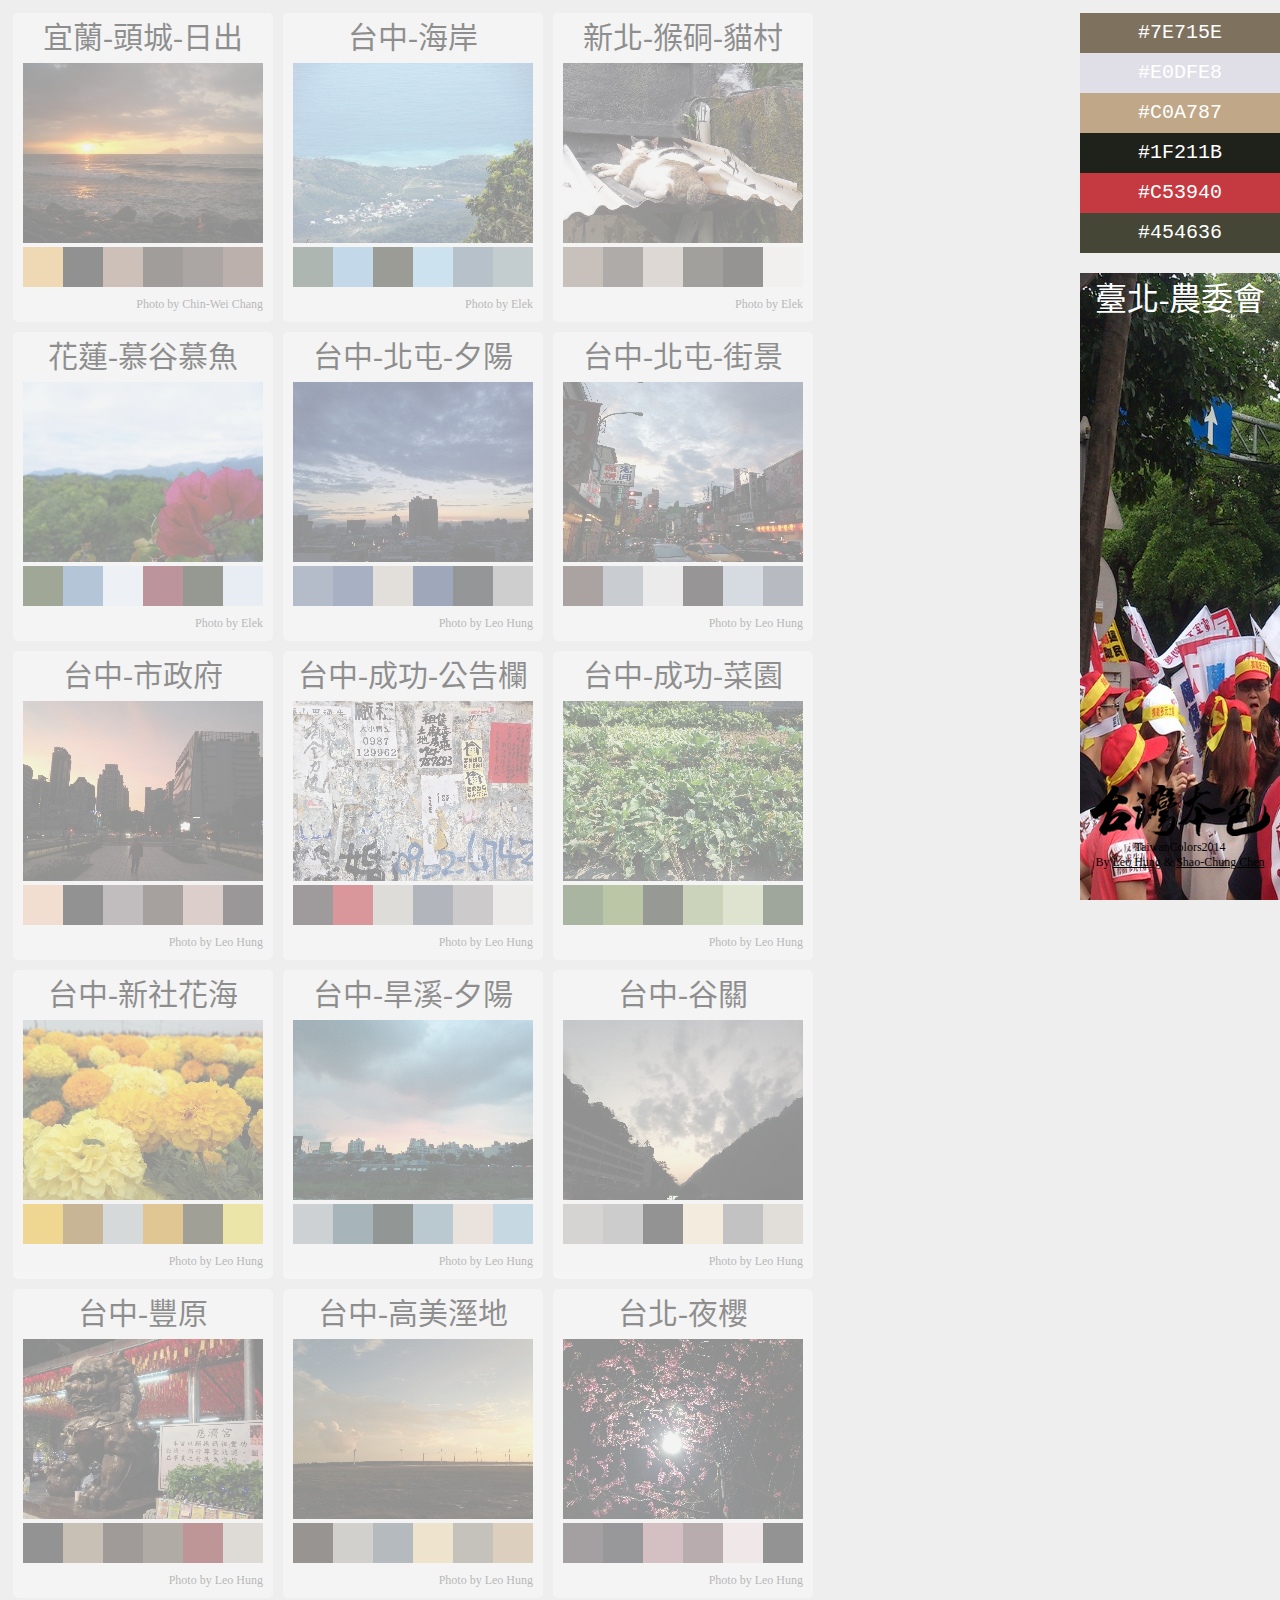
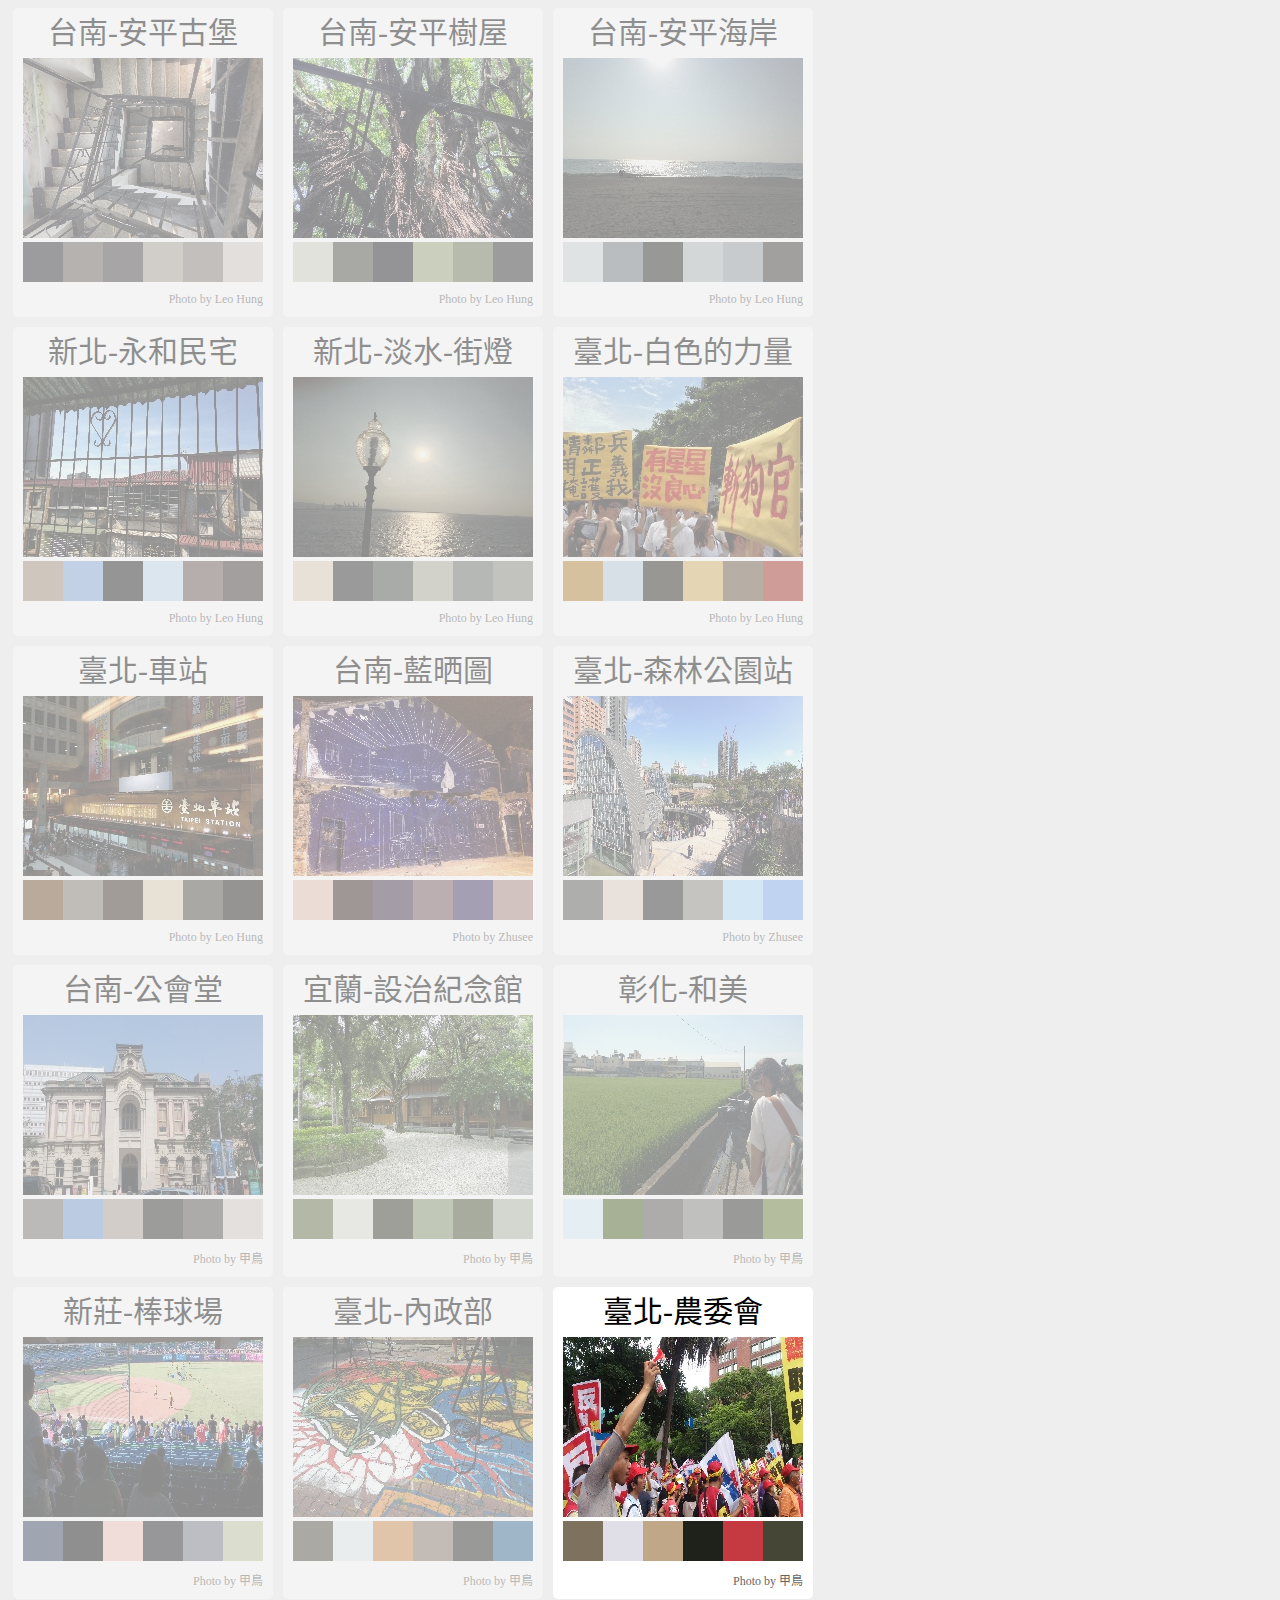
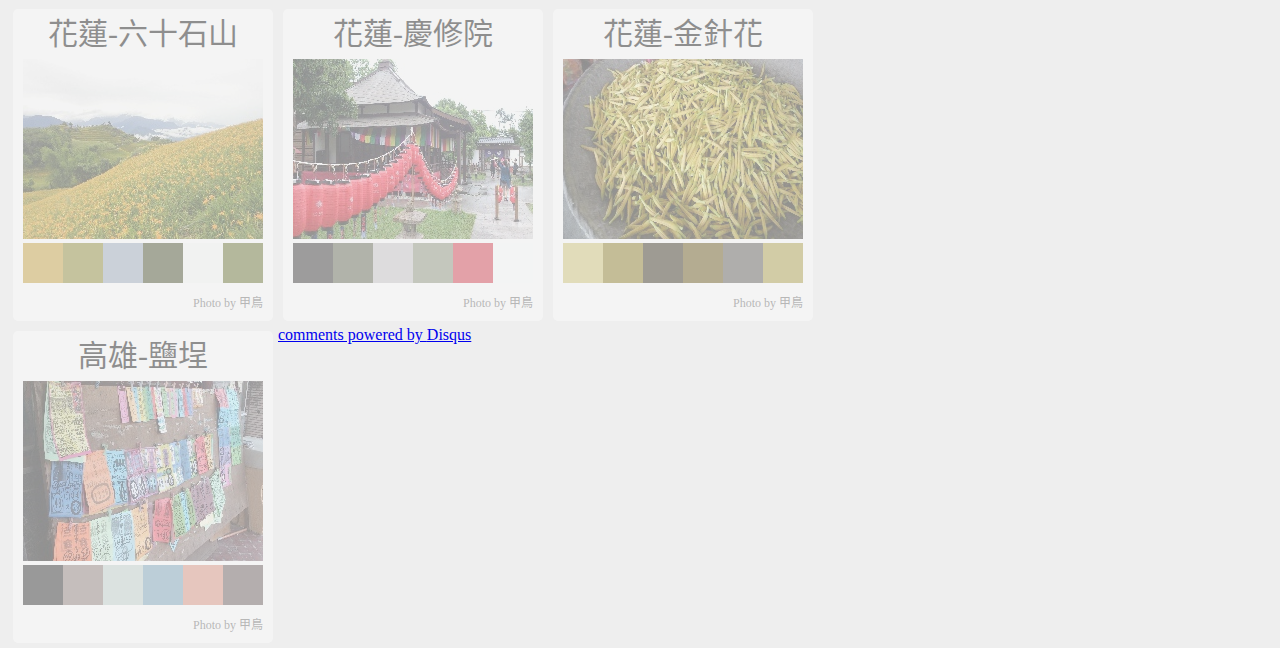
<file: index.html>
<!DOCTYPE html>
<html lang="zh-TW">
<head>
<meta http-equiv="Content-Type" content="text/html; charset=utf-8">
<title>Taiwan Colors. 台灣本色</title>
<!-- for Google -->
<meta name="Title" content="Taiwan Colors. 台灣本色"/>
<meta name="description" content="The Colors in Tawian. 發掘台灣的原色。" />
<meta name="keywords" content="color,taiwan" />
<meta name="author" content="Leo Hung" />
<meta name="copyright" content="Leo Hung" />

<!-- for Facebook -->          
<meta property="og:title" content="Taiwan colors. 台灣本色" />
<meta property="og:type" content="website" />
<meta property="og:url" content="http://leohung.net/taiwancolors/" />
<meta property="og:description" content="The colors live in Tawian.  發掘台灣的原色。" />
<meta property="og:image" content="http://leohung.net/taiwancolors/img/fb_logo.jpg"/>
<link rel=stylesheet type="text/css" href="css/index_grid.css">

<meta name="viewport" content="width=device-width">

</head>
<body>
<div class="nav">
	<div class="nav-palatte"></div>
	<div class="nav-title"></div>

	<div class= "nav-bottom">
		<div class="nav-brand"><img src="img/brand.png"></div>
		<div class="nav-footer"> TaiwanColors2014<br> By <a href="http://leohung.net" target="_blank">Leo Hung</a> & <a href="https://github.com/dannvix" target="_blank">Shao-Chung Chen</a></div>
	</div>
</div>
<div class="container">
	<div class="loading">
		<h1>Loading....</h1>
	</div>
	<div class="pics">
	</div>
	<div id="disqus_thread"></div>
    <script type="text/javascript">
        /* * * CONFIGURATION VARIABLES: EDIT BEFORE PASTING INTO YOUR WEBPAGE * * */
        var disqus_shortname = 'taiwancolors'; // required: replace example with your forum shortname

        /* * * DON'T EDIT BELOW THIS LINE * * */
        (function() {
            var dsq = document.createElement('script'); dsq.type = 'text/javascript'; dsq.async = true;
            dsq.src = '//' + disqus_shortname + '.disqus.com/embed.js';
            (document.getElementsByTagName('head')[0] || document.getElementsByTagName('body')[0]).appendChild(dsq);
        })();
    </script>
    <noscript>Please enable JavaScript to view the <a href="http://disqus.com/?ref_noscript">comments powered by Disqus.</a></noscript>
    <a href="http://disqus.com" class="dsq-brlink">comments powered by <span class="logo-disqus">Disqus</span></a>
    
</div>


<script src="http://code.jquery.com/jquery-2.1.0.min.js"></script>
<script src="js/data.json"></script>
<script>
	
	$( function (){
		for( var i = 0; i< sample.length ;i++ ){
			var item = sample[i];
			var text = "";
			text += '<div class="pic-container" data-index="'+i+'">';
			text += '<div class="pic-title"><span class="title-text">'+item.title+'</span></div>';
			text += '<div class="pic-pic"><img class="pic" src="'+item.thumbnail_filename+'"> </div>';
			text += '<div class="palatte">';
			for( var j= 0; j < item.colors.length; j++){
				var color = item.colors[j];
				text += '<div class="box" style="background-color :'+color+'" ></div>';
			}
			text += '</div>';
			text += '<div class="pic-author">Photo by '+ item.author_name+'</div>';
			text += '</div>';
			$("div.pics").append( text );
			$("div.loading").hide();
		}

/*
		$(".pic-container").hover( function(){ $(this).fadeTo("fast", 1);}, function(){ $(this).fadeTo("fast", .4)} );
*/
		$(".pic-container").click( function(){ $(".pic-container").removeClass("pic-active"); $(this).addClass("pic-active"); } );

		$(".pic-container").click( function(){  
			var i = parseInt( $(this).attr("data-index"));
			var item = sample[i];
			$(".nav-title").html(item.title );
			var text ="";
			for( var j = 0 ; j < item.colors.length ; j++){
				var color = item.colors[j];
				text += '<div class="nav-box" style="background-color :'+color+'">'+color+'</div>';
			}
			$(".nav-palatte").html( text );
			$(".nav").css("background-image", "url("+item.col_filename+")" );

		});

		// random click a pic-container 
		var random = Math.round(Math.random() * $(".pic-container").length); 
		$(".pic-container").eq( random).trigger("click");

	});

</script>

<script>
  (function(i,s,o,g,r,a,m){i['GoogleAnalyticsObject']=r;i[r]=i[r]||function(){
  (i[r].q=i[r].q||[]).push(arguments)},i[r].l=1*new Date();a=s.createElement(o),
  m=s.getElementsByTagName(o)[0];a.async=1;a.src=g;m.parentNode.insertBefore(a,m)
  })(window,document,'script','//www.google-analytics.com/analytics.js','ga');

  ga('create', 'UA-48435059-1', 'leohung.net');
  ga('send', 'pageview');
</script>

</body>
</html>
</file>
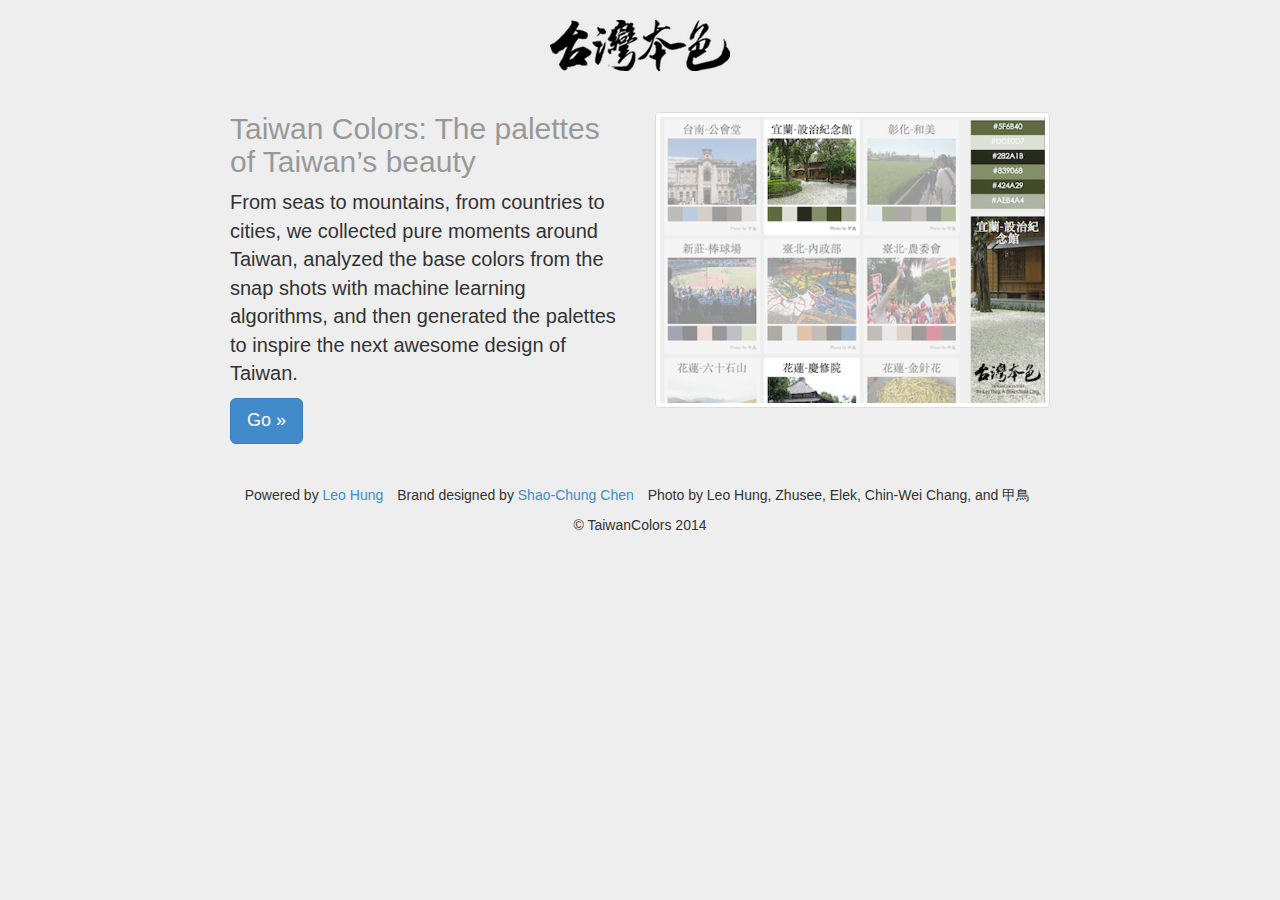
<file: about/index.html>
<!DOCTYPE html>
<html lang="en">
  <head>
    <meta charset="utf-8">
    <meta http-equiv="X-UA-Compatible" content="IE=edge">
    <meta name="viewport" content="width=device-width, initial-scale=1">
    <meta name="description" content="">
    <meta name="author" content="">
    <!-- for Google -->
    <meta name="Title" content="Taiwan Colors. 台灣本色"/>
    <meta name="description" content="From seas to mountains, from countries to cities, we collected pure moments around Taiwan, analyzed the base colors from the snap shots with machine learning algorithms, and then generated the palettes to inspire the next awesome design of Taiwan. " />
    <meta name="keywords" content="color,taiwan" />
    <meta name="author" content="Leo Hung" />
    <meta name="copyright" content="Leo Hung" />

    <!-- for Facebook -->          
    <meta property="og:title" content="Taiwan colors: About" />
    <meta property="og:type" content="website" />
    <meta property="og:url" content="http://leohung.github.io/taiwancolors/about/" />
    <meta property="og:description" content="From seas to mountains, from countries to cities, we collected pure moments around Taiwan, analyzed the base colors from the snap shots with machine learning algorithms, and then generated the palettes to inspire the next awesome design of Taiwan. " />
    <meta property="og:image" content="http://leohung.github.io/taiwancolors/img/fb_logo.jpg"/>
    <link rel=stylesheet type="text/css" href="../css/about.css">

    <meta name="viewport" content="width=device-width">

    <title>Taiwan Colors</title>

    <!-- Bootstrap core CSS -->
    <link href="../css/bootstrap.min.css" rel="stylesheet">


    <!-- Just for debugging purposes. Don't actually copy this line! -->
    <!--[if lt IE 9]><script src="../../assets/js/ie8-responsive-file-warning.js"></script><![endif]-->

    <!-- HTML5 shim and Respond.js IE8 support of HTML5 elements and media queries -->
    <!--[if lt IE 9]>
      <script src="https://oss.maxcdn.com/libs/html5shiv/3.7.0/html5shiv.js"></script>
      <script src="https://oss.maxcdn.com/libs/respond.js/1.4.2/respond.min.js"></script>
    <![endif]-->
  </head>

  <body>

    <div class="container">
      <div class="header">
        <h1><img src="../img/brand.png">  </h1>
      </div>

      <hr>

      <div class="row">
        <div class="col-lg-6">
          <h2 class="text-muted">Taiwan Colors: The palettes of Taiwan’s beauty</h2>
          <p >
              From seas to mountains, from countries to cities, we collected pure moments around Taiwan, analyzed the base colors from the snap shots with machine learning algorithms, and then generated the palettes to inspire the next awesome design of Taiwan. 
          </p>
          <a class="btn btn-lg btn-primary" href="http://leohung.github.io/taiwancolors/">Go &raquo;</a>
        </div>

        <div class="col-lg-6">
          <img src="../img/sample.png" class="img-thumbnail">
        </div>
      </div>

      <hr>

      <div class="footer">
        <ul class="list-inline">
          <li>Powered by <a href="http://leohung.github.io/" target="_blank">Leo Hung</a></li>
          <li>Brand designed by <a href="https://github.com/dannvix" target="_blank">Shao-Chung Chen</a></li>
          <li>Photo by Leo Hung, Zhusee, Elek, Chin-Wei Chang, and 甲鳥</li>
        </ul>
        <p>&copy; TaiwanColors 2014</p>
      </div>

    </div> <!-- /container -->


<script>
  (function(i,s,o,g,r,a,m){i['GoogleAnalyticsObject']=r;i[r]=i[r]||function(){
  (i[r].q=i[r].q||[]).push(arguments)},i[r].l=1*new Date();a=s.createElement(o),
  m=s.getElementsByTagName(o)[0];a.async=1;a.src=g;m.parentNode.insertBefore(a,m)
  })(window,document,'script','//www.google-analytics.com/analytics.js','ga');

  ga('create', 'UA-48435059-1', 'leohung.github.io');
  ga('send', 'pageview');
</script>


    <!-- Bootstrap core JavaScript
    ================================================== -->
    <!-- Placed at the end of the document so the pages load faster -->
  </body>
</html>
</file>
<file: css/index_grid.css>
body {
	background-color: #eee;
	overflow-y: scroll;
}

div.loading {
	text-align: center;
}

@media screen and (min-width: 1330px ){
	div.container {
		width: 1080px;
	}
}

@media screen and (min-width:1010px ) and (max-width: 1330px ){
	div.container {
		width: 810px;
	}
}

@media  (min-width:740px ) and ( max-width: 1010px){
	div.container{
		width: 540px;
	}
}

@media ( min-width:470px ) and ( max-width: 780px){
	div.container{
		width: 270px;
	}
}

@media (max-width: 470px ){
	div.container{
		margin: auto;
		width: 270px;
		padding-top: 10px;
	}
	div.nav {
		position: static;
		background: #eee !important;
	}
	div.nav-bottom{
		position: static !important;	
	}
	div.nav-palatte {
		display: none;
	}
	div.nav-title {
		display: none;
	}
	div.pic-container {
		opacity: 1 !important;
	}

}
@media ( min-width: 470px ){
	div.nav {
		background-color: #666;
		position: fixed;
		top: 0;
		right: 0;
		width: 200px;
		height: 100%;
		/*margin-right: 20px ;*/
		text-align: center;
		background-repeat:no-repeat;
		background-attachment:fixed;
		background-position: right;
	}
}

div.nav h2 {
	color: #fff; 
}

div.nav-title {
	margin-top: 10px;
	font-size: 32px;
	line-height: 32px;
	color: #fff;
}

div.nav-palatte {
	padding-top: 13px;
	padding-bottom: 20px;
	background-color: #eee;
}



div.nav-box:before {
	content: '';
	display: inline-block;
	vertical-align: middle;
	height: 100%;
}

div.nav-box {
	width: 100%;
	margin: auto;
	display: inline-block;
	vertical-align: middle;
	font-size: 20px;
	line-height: 20px;
	font-family: monospace;
	color: #FFF;
	height: 40px;

}

div.nav-footer {
	font-size: 12px;
}

div.nav-footer a{
	color: black;
} 


div.nav-footer a:active{ 
	color: red;
}
div.nav-footer a:hover{
	color: red;
}

div.nav-footer a:visited {
	color: black;
 }

div.nav-bottom {
	color : black;
	bottom: 30px;
	position: absolute;
	text-align: center;
	width: 100%	;
	font-family: Times;
}

/*
div.pic-container:hover {
	opacity: 1;
}
*/
div.pic-container {
	float:left ;
	width: 240px;
	background-color: #ffffff ;
	margin: 5px;
	padding: 10px;
	-moz-border-radius: 5px;
	border-radius: 5px;
	overflow: hidden;
	opacity: 0.4;
	-webkit-transition:opacity .5s; /* For Safari 3.1 to 6.0 */
	transition:opacity .5s;
}


div.pic-container:hover {
	opacity: 1;
}
div.pic-active {
	opacity: 1;
}

div.pic-title {
	width: 100% ;
	margin-bottom: 10px;
	text-align: center;
}

div.pic-title .title-text{
	font-size: 30px;
	line-height: 30px;
}

div.pic-pic {
}
div.pic-pic img {
	max-width: 100%;
}

div.pic-author {
	font-size: 12px;
	color: #666;
	text-align: right;
	padding-top: 10px;
}

div.palatte {
	height: 100%;
}
div.box:before {
	content:'';
	display: inline-block;
	vertical-align: middle;
	height: 100%;
	width: 0;
}

div.box {
	display: inline-block;
	vertical-align: middle;
	height: 40px;
	width: 40px;
	text-align: center;
	color: #FFF;
	font-family: monospace;
}
</file>
<file: css/about.css>
.header h1{ 
	font-family: Times;
}

.header {
	text-align:  center;
}

.footer {
	text-align: center;

}
.container {
	max-width: 850px;
}

div.row p {
	font-size: 20px;
}
body {
	background-color: #eee !important;
}

div.row h2 {
	margin-top: 0px;
}
</file>
